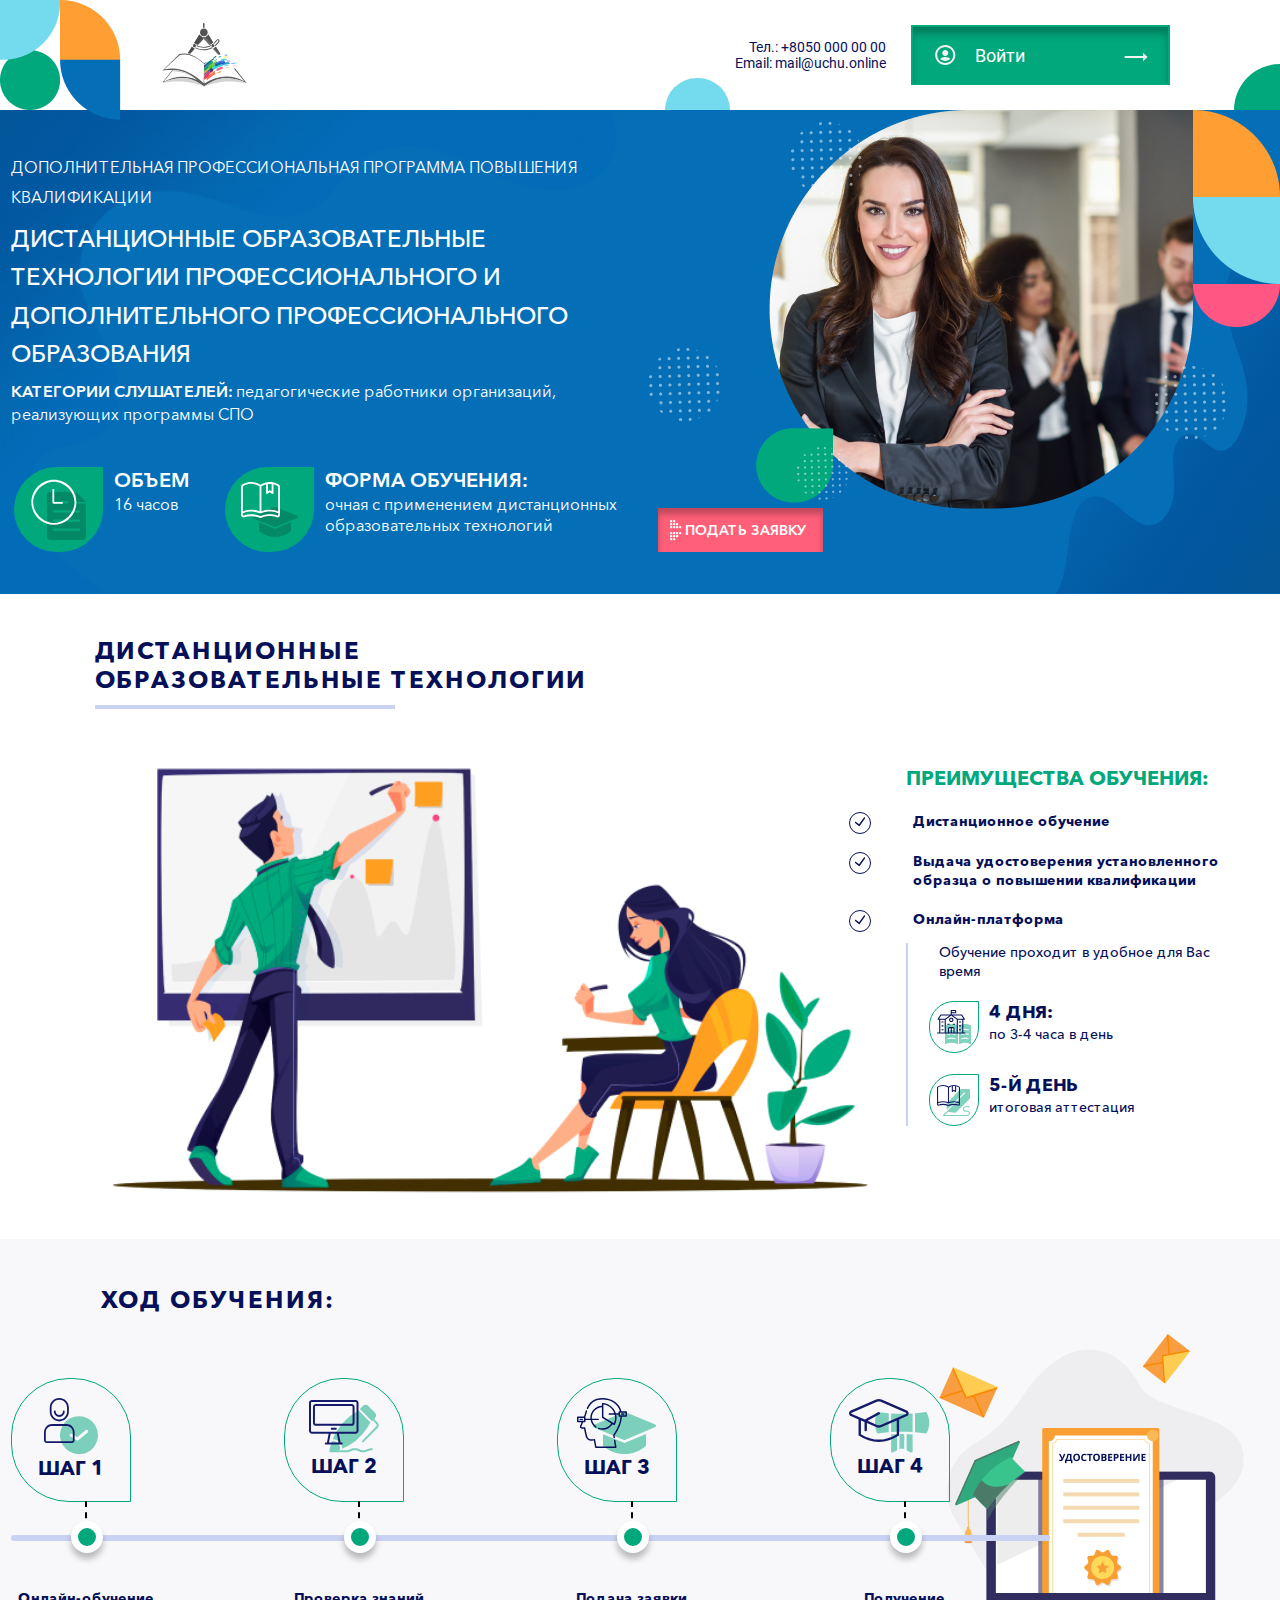
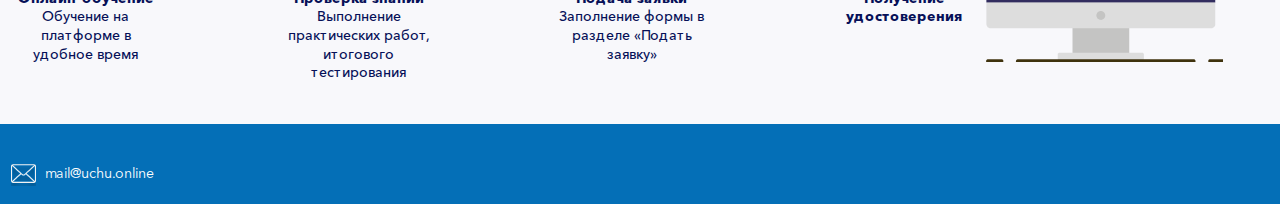
<file: index.html>
<!DOCTYPE html>
<html lang="ru">
<head>
    <meta charset="utf-8"/>
    <meta name="viewport" content="width=device-width, initial-scale=1.0">
    <meta name="keywords" content="обучение, спо"/>
    <meta name="description" content="Обучение по повышению квалификации"/>
    <title>Обучение по повыщению квалификации</title>
    <!-- <link rel="stylesheet" href="css/style.css"/> -->
    <link rel="stylesheet" href="css/bootstrap_5.min.css"/>
    <link rel="stylesheet" href="css/style.css"/>
    <!-- Дата выполнения задания 08.10.2021 -->
</head>
<body>
    <header class="container-fluid">
        <div class="container-xxl">
            <div class="row justify-content-center align-items-center ms-sm-5 px-5 py-4 header-roof">
                <div class="col-sm-2 d-flex justify-content-center justify-content-sm-start">
                    <a class="header-roof__logo" href="/"><img src="img/logo/logo.svg" alt="logo"/></a>
                </div>
                <div class="col-sm-6 p-3 d-flex flex-column justify-content-center align-items-center align-items-sm-end header-roof__contacts">
                    <a href="tel:+80500000000">Тел.: +8050 000 00 00</a>
                    <a href="mailto:mail@uchu.online">Email: mail@uchu.online</a>
                </div>
                <div class="col-sm-3">
                    <a class="header-roof__enter" href="#">
                        <div>Войти</div>
                    </a>
                </div>
            </div>
        </div>
    </header>
    <header class="header-floor">
        <div class="container-xxl header-floor__back">
            <div class="row">
                <div class="col-lg-7 col-xl-">
                    <div class="row me-lg-5 mt-5">
                        <div class="col-lg-12 text-center text-lg-start mb-2 pe-lg-5 header-floor__text-1">
                            Дополнительная профессиональная программа повышения квалификации
                        </div>
                        <div class="col-lg-12 text-center text-lg-start mb-2 pe-lg-5 me-lg-5 header-floor__text-2">
                            ДИСТАНЦИОННЫЕ ОБРАЗОВАТЕЛЬНЫЕ ТЕХНОЛОГИИ ПРОФЕССИОНАЛЬНОГО И ДОПОЛНИТЕЛЬНОГО
                            ПРОФЕССИОНАЛЬНОГО ОБРАЗОВАНИЯ
                        </div>
                        <div class="col-lg-12 text-center text-lg-start mb-3 mb-md-5 pe-lg-5 header-floor__text-3">
                            <span>КАТЕГОРИИ СЛУШАТЕЛЕЙ:</span>
                            педагогические работники организаций, реализующих программы СПО
                        </div>
                    </div>
                </div>
            </div>
            <div class="row align-items-center flex-column flex-md-row">
                <div class="col-8 col-md-6 col-lg-12 mb-3 mb-md-5 mb-lg-0">
                    <div class="header-floor__img d-lg-none">
                        <img src="img/content/woman_elements.png" alt="woman">
                    </div>
                </div>
                <div class="col">
                    <div class="row pb-5 ps-3">
                        <div class="col-sm-4 col-md-12 col-lg-2 d-flex mb-3 mb-lg-0">
                            <div class="row flex-lg-column flex-xl-row justify-content-start">
                                <div class="col d-flex justify-content-center align-items-center mark-1">
                                    <img src="img/icon/svg/head_1_time_clean.svg" alt="Часы">
                                </div>
                                <div class="col">
                                    <div class="header-floor__marks-text-1">Объем</div>
                                    <div class="header-floor__marks-text-2">16 часов</div>
                                </div>
                            </div>
                        </div>
                        <div class="col-sm-8 col-md-12 col-lg-4 col-xl-4 d-flex mb-3 mb-md-5 mb-lg-0">
                            <div class="row flex-lg-column flex-xl-row">
                                <div class="col d-flex justify-content-center align-items-center mark-1">
                                    <img src="img/icon/svg/head_1_book_clean.svg" alt="Книга">
                                </div>
                                <div class="col">
                                    <div class="header-floor__marks-text-1">Форма обучения:</div>
                                    <div class="header-floor__marks-text-2">очная с применением дистанционных образовательных технологий</div>
                                </div>
                            </div>
                        </div>
                        <div class="col-lg-5 d-flex align-items-end justify-content-center justify-content-xl-start">
                            <a class="d-flex align-items-center justify-content-center header-floor__btm" href="#">
                                <div>ПОДАТЬ ЗАЯВКУ</div>
                            </a>
                        </div>
                    </div>
                </div>
            </div>
        </div>
    </header>
    <main>
        <section class="container-xxl">
            <div class="ms-xl-5 ps-xl-5 mt-5 section-1__main-title">Дистанционные образовательные технологии</div>
            <div class="row ms-xl-5 ps-xl-5 section-1__parts">
                <div class="col-xl-8 mb-5 section-1__part-1">
                    <img src="img/content/people_work.png" alt="Люди за учебой">
                </div>
                <div class="col col-xl-4 ms-md-5 ms-xl-0 ps-md-5 ps-xl-0 pe-md-5 d-flex flex-column flex-md-row flex-xl-column justify-content-center align-items-center align-items-md-start">
                    <div class="row justify-content-center justify-content-md-start">
                        <div class="col-8 col-md-12">
                            <div class="row flex-column">
                                <div class="col ms-4 mb-4 section-1__part-2-title-1">ПРЕИМУЩЕСТВА ОБУЧЕНИЯ:</div>
                                <div class="col">
                                    <ul class=" row flex-column section-1__part-2-list-1">
                                        <li class="col mb-4">Дистанционное обучение</li>
                                        <li class="col mb-4">Выдача удостоверения установленного образца о повышении квалификации</li>
                                        <li class="col">Онлайн-платформа</li>
                                    </ul>
                                </div>
                            </div>
                        </div>
                    </div>
                    <div class="row mb-5 justify-content-center justify-content-md-start">
                        <div class="col-8 col-md-12">
                            <div class="row ms-4 ps-4 flex-column section-1__part-2-list-2">
                                <div class="col mb-4 section-1__part-2-title-2">Обучение проходит в удобное для Вас время</div>
                                <div class="col">
                                    <div class="row flex-column marks-2">
                                        <div class="col">
                                            <div class="row mb-4">
                                                <div class="col d-flex justify-content-center align-items-center mark-2">
                                                    <img src="img/icon/svg/sect_1_house_clean.svg" alt="Учеба">
                                                </div>
                                                <div class="col">
                                                    <div class="row flex-column section-1__marks-title">
                                                        <div class="col section-1__marks-text-1">4 дня:</div>
                                                        <div class="col section-1__marks-text-2">по 3-4 часа в день</div>
                                                    </div>
                                                </div>
                                            </div>
                                        </div>
                                        <div class="col">
                                            <div class="row">
                                                <div class="col d-flex justify-content-center align-items-center mark-2">
                                                    <img src="img/icon/svg/sect_1_book_clean.svg" alt="Аттестация">
                                                </div>
                                                <div class="col">
                                                    <div class="row flex-column section-1__marks-title">
                                                        <div class=" col section-1__marks-text-1">5-й день</div>
                                                        <div class="col section-1__marks-text-2">итоговая аттестация</div>
                                                    </div>
                                                </div>
                                            </div>
                                        </div>
                                    </div>
                                </div>
                            </div>
                        </div>
                    </div>
                </div>
            </div>
        </section>
        <section>
            <div class="container-xxl section-2__back">
                <div>
                    <div class="section-2__main-title">ХОД ОБУЧЕНИЯ:</div>
                    <div class="marks-3">
                        <div class="marks-3__pieces">
                            <div class="wrapper__mark-3">
                                <div class="mark-3">
                                    <img src="img/icon/svg/sect_2_check.svg" alt="Заявка">
                                    <span>ШАГ 1</span>
                                </div>
                            </div>
                            <div class="wrapper__mark-3">
                                <div class="mark-3">
                                    <img src="img/icon/svg/sect_2_education.svg" alt="">
                                    <span>ШАГ 2</span>
                                </div>
                            </div>
                            <div class="wrapper__mark-3">
                                <div class="mark-3">
                                    <img src="img/icon/svg/sect_2_examination.svg" alt="">
                                    <span>ШАГ 3</span>
                                </div>
                            </div>
                            <div class="wrapper__mark-3">
                                <div class="mark-3">
                                    <img src="img/icon/svg/sect_2_getting.svg" alt="">
                                    <span>ШАГ 4</span>
                                </div>
                            </div>
                        </div>
                        <div class="marks-3__titles">
                            <div class="section-2__marks-title">
                                <div class="section-2__marks-text-1">Онлайн-обучение</div>
                                <div class="section-2__marks-text-2">Обучение на платформе в удобное время</div>
                            </div>
                            <div class="section-2__marks-title">
                                <div class="section-2__marks-text-1">Проверка знаний</div>
                                <div class="section-2__marks-text-2">
                                    Выполнение практических работ, итогового тестирования
                                </div>
                            </div>
                            <div class="section-2__marks-title">
                                <div class="section-2__marks-text-1">Подача заявки</div>
                                <div class="section-2__marks-text-2">
                                    Заполнение формы в разделе «Подать заявку»
                                </div>
                            </div>
                            <div class="section-2__marks-title">
                                <div class="section-2__marks-text-1">Получение удостоверения</div>
                            </div>
                        </div>
                    </div>
                </div>
            </div>
        </section>
    </main>
    <footer class="footer">
        <div class="container-xxl">
            <div class="footer__row">
                <div class="footer__text">
                    <a href="mailto:mail@uchu.online">mail@uchu.online</a>
                </div>
            </div>
        </div>
    </footer>
</body>
</html>
</file>
<file: css/style.css>
/*Обнуление*/

* {
    padding: 0;
    margin: 0;
    border: 0;
}

*, *:before, *:after {
    -moz-box-sizing: border-box;
    -webkit-box-sizing: border-box;
    box-sizing: border-box;
}

:focus, :active {
    outline: none;
}

a:focus, a:active {
    outline: none;
}

nav, footer, header, aside {
    display: block;
}

html, body {
    height: 100%;
    width: 100%;
    font-size: 100%;
    line-height: 1;
    font-size: 14px;
    -ms-text-size-adjust: 100%;
    -moz-text-size-adjust: 100%;
    -webkit-text-size-adjust: 100%;
}

input, button, textarea {
    font-family: inherit;
}

input::-ms-clear {
    display: none;
}

button {
    cursor: pointer;
}

button::-moz-focus-inner {
    padding: 0;
    border: 0;
}

a, a:visited {
    text-decoration: none;
}

a:hover {
    text-decoration: none;
}

ul li {
    list-style: none;
}

img {
    vertical-align: top;
}

h1, h2, h3, h4, h5, h6 {
    font-size: inherit;
    font-weight: 400;
}

/*---------Шрифты-----------*/

@font-face {
    font-family: 'Roboto';
    font-style: normal;
    font-weight: 400;
    src: url('../fonts/Roboto-Regular.ttf');
}

@font-face {
    font-family: 'Roboto';
    font-style: normal;
    font-weight: 300;
    src: url('../fonts/Roboto-Light.ttf');
}

@font-face {
    font-family: 'Avenir Next';
    font-style: normal;
    font-weight: 700;
    src: url('../fonts/AvenirNextCyr-Bold.ttf');
}

@font-face {
    font-family: 'Avenir Next';
    font-style: normal;
    font-weight: 600;
    src: url('../fonts/AvenirNextCyr-Demi.ttf');
}

@font-face {
    font-family: 'Avenir Next';
    font-style: normal;
    font-weight: 500;
    src: url('../fonts/AvenirNextCyr-Medium.ttf');
}

@font-face {
    font-family: 'Avenir Next';
    font-style: normal;
    font-weight: 400;
    src: url('../fonts/AvenirNextCyr-Regular.ttf');
}

/*________header-roof_______*/

.header-roof {
    min-height: 110px;
}

.header-roof__contacts {
    position: relative;
}

.header-roof__contacts::before {
    content: '';
    width: 65px;
    height: 32px;
    background: #74DBEE;
    border-radius: 65px 65px 0 0;
    position: absolute;
    right: 170px;
    bottom: -25px;
}

@media (max-width: 650px) {
    .header-roof__contacts::before {
        content: none;
    }
}

.header-roof__contacts a {
    font-family: 'Roboto', sans-serif;
    font-style: normal;
    font-weight: 400;
    font-size: 14px;
    line-height: 16px;
    color: #061058;
}

.header-roof__enter {
    height: 60px;
    background: linear-gradient(0deg, #00A87C, #00A87C), linear-gradient(180deg, #EBECF0 0%, rgba(235, 236, 240, 0) 100%);
    border: 2px solid #00A87C;
    box-shadow: inset 0 7px 7px rgba(0, 0, 0, 0.25);
    display: flex;
    align-items: center;
    font-family: 'Roboto', sans-serif;
    font-style: normal;
    font-weight: 400;
    font-size: 18px;
    line-height: 21px;
    color: #FFFFFF;
    position: relative;
}

.header-roof__enter div {
    padding-left: 62px;
    text-align: center;
}

@media (max-width: 726px) {
    .header-roof__enter div {
        display: none;
    }
}

@media (max-width: 575px) {
    .header-roof__enter div {
        display: initial;
    }
}

.header-roof__enter::before {
    content: url(../img/icon/svg/header_enter.svg);
    position: absolute;
    left: 22px;
    top: 18px;
}

@media (max-width: 726px) {
    .header-roof__enter::before {
        left: 38%;
        top: 33%;
    }
}

@media (max-width: 575px) {
    .header-roof__enter::before {
        left: 22px;
        top: 18px;
    }
}

.header-roof__enter::after {
    content: url(../img/icon/svg/header_enter_arrow.svg);
    position: absolute;
    right: 20px;
}

@media (max-width: 900px) {
    .header-roof__enter::after {
        display: none;
    }
}

@media (max-width: 575px) {
    .header-roof__enter::after {
        display: initial;
    }
}

.header-roof__enter:hover {
    box-shadow: 3px 3px 3px 3px rgba(0, 0, 0, 0.2);
    color: white;
}

/*________header-floor_______*/

.header-floor {
    background: url(../img/background/left.png) 0 0/contain no-repeat, url(../img/background/right.png) right bottom no-repeat, #046FB7;
}

.header-floor__back {
    min-height: 407px;
    background: url(../img/content/woman_smoke_figures.png) top right no-repeat;
    position: relative;
}

@media (max-width: 992px) {
    .header-floor__back {
        background: none
    }
}

.header-floor__back::after {
    content: '';
    width: 46px;
    height: 46px;
    background: #00A87C;
    border-radius: 46px 0 0 0;
    position: absolute;
    right: 0;
    top: -46px;
}

@media (max-width: 350px) {
    .header-floor__back::after {
        border-radius: 0 0 0 46px;
        top: -226px
    }
}

.header-floor__back::before {
    content: url(../img/header/symbol_1.png);
    position: absolute;
    left: 0;
    top: -110px;
}

@media (max-width: 575px) {
    .header-floor__back::before {
        content: '';
        width: 60px;
        height: 60px;
        background: #74DBEE;
        border-radius: 0 0 60px 0;
        top: -226px;
    }
}

.header-floor__text-1 {
    font-family: 'Avenir Next', sans-serif;
    font-weight: 400;
    text-transform: uppercase;
    font-size: 16px;
    line-height: 1.9em;
    color: #FFFFFF;
}

.header-floor__text-2 {
    font-family: 'Avenir Next', sans-serif;
    font-weight: 500;
    font-size: 24px;
    line-height: 1.6em;
    color: #FFFFFF;
}

.header-floor__text-3 {
    font-family: 'Avenir Next', sans-serif;
    font-style: normal;
    font-weight: 400;
    font-size: 16px;
    line-height: 140%;
    color: #FFFFFF;
}

.header-floor__text-3 span {
    font-weight: 600;
}

.mark-1 {
    min-width: 89px;
    max-width: 89px;
    min-height: 85px;
    max-height: 85px;
    background: #00A87C;
    border-radius: 58px 0 58px 58px;
}

.header-floor__marks-text-1 {
    font-family: 'Avenir Next', sans-serif;
    font-style: normal;
    font-weight: 600;
    font-size: 20px;
    line-height: 133.5%;
    text-transform: uppercase;
    color: #FFFFFF;
}

.header-floor__marks-text-2 {
    font-family: 'Avenir Next', sans-serif;
    font-style: normal;
    font-weight: 400;
    font-size: 16px;
    line-height: 133.5%;
    color: #FFFFFF;
}

.header-floor__btm {
    min-width: 165px;
    min-height: 44px;
    background: #FF5F79;
    font-family: 'Avenir Next', sans-serif;
    font-style: normal;
    font-weight: 600;
    font-size: 14px;
    line-height: 17px;
    color: #FFFFFF;
    box-shadow: inset 0 6px 6px rgba(0, 0, 0, 0.25);
}

.header-floor__btm div {
    margin-left: 10px;
    position: relative;
}

.header-floor__btm div::before {
    content: url(../img/icon/svg/head_1_arrow.svg);
    position: absolute;
    left: -15px;
    top: -2px;
}

.header-floor__btm:hover {
    box-shadow: 3px 3px 3px 3px rgba(0, 0, 0, 0.2);
    color: white;
}

.header-floor__img img {
    width: 100%;
}

/*__________section-1___________*/

.section-1__main-title {
    max-width: 600px;
    height: 100%;
    font-family: 'Avenir Next', sans-serif;
    font-style: normal;
    font-weight: 700;
    font-size: 24px;
    line-height: 29px;
    letter-spacing: 0.08em;
    text-transform: uppercase;
    color: #061058;
    position: relative;
}

@media (max-width: 1199px) {
    .section-1__main-title {
        text-align: center;
        display: flex;
        justify-content: center;
        max-width: 100%;
    }
}

.section-1__main-title::before {
    content: '';
    border-top: 4px solid #C9D2F3;
    position: absolute;
    width: 300px;
    bottom: -15px;
}

.section-1__part-1 img {
    width: 100%;
}

.section-1__part-2-title-1 {
    font-family: 'Avenir Next', sans-serif;
    font-style: normal;
    font-weight: 700;
    font-size: 20px;
    line-height: 133.5%;
    color: #00A87C;
    /* padding-top: 30px; */
}

.section-1__part-2-list-1 li {
    font-family: 'Avenir Next', sans-serif;
    font-style: normal;
    font-weight: 700;
    font-size: 14px;
    line-height: 133.5%;
    color: #061058;
    position: relative;
}

.section-1__part-2-list-1 li::before {
    content: url(../img/icon/svg/sect_1_check_clean.svg);
    position: absolute;
    left: -53px;
    width: 22px;
    height: 22px;
    border-radius: 50%;
    border: 1.5px solid #061058;
    text-align: center;
}

@media (max-width: 1199px) {
    .section-1__part-2-list-1 li::before {
        left: -30px;
    }
}

.section-1__part-2-list-2 {
    border-left: 2px solid #C9D2F3;
}

.section-1__part-2-title-2 {
    font-family: 'Avenir Next', sans-serif;
    font-style: normal;
    font-weight: 500;
    font-size: 14px;
    line-height: 133.5%;
    color: #061058;
}

.mark-2 {
    min-width: 50px;
    max-width: 50px;
    min-height: 52px;
    max-height: 52px;
    border: 1px solid #00A87C;
    border-radius: 55px 0 55px 55px;
}

.section-1__marks-text-1 {
    font-family: 'Avenir Next', sans-serif;
    font-style: normal;
    font-weight: 700;
    font-size: 18px;
    line-height: 133.5%;
    text-transform: uppercase;
    color: #061058;
}

.section-1__marks-text-2 {
    font-family: 'Avenir Next', sans-serif;
    font-style: normal;
    font-weight: 500;
    font-size: 14px;
    line-height: 133.5%;
    color: #061058;
}

/*__________section-2___________*/

.section-2__back {
    min-height: 485px;
    background: #F8F8FB url(../img/content/certificate.png) 90% 50% no-repeat;
}

@media (max-width: 1300px) {
    .section-2__back {
        background: #F8F8FB url(../img/content/certificate.png) 100% 50% no-repeat;
    }
}

@media (max-width: 930px) {
    .section-2__back {
        min-height: 1070px;
        background: #F8F8FB url(../img/content/certificate.png) bottom no-repeat;
    }
}

.section-2__main-title {
    font-family: 'Avenir Next', sans-serif;
    font-style: normal;
    font-weight: 700;
    font-size: 24px;
    line-height: 29px;
    letter-spacing: 0.08em;
    text-transform: uppercase;
    color: #061058;
    margin: 0 0 64px 90px;
    padding: 46px 0 0 0;
}

@media (max-width: 930px) {
    .section-2__main-title {
        margin: 0 0 64px 0;
        text-align: center;
    }
}

.marks-3 {
    margin-right: 270px;
}

@media (max-width: 1300px) {
    .marks-3 {
        margin-right: 220px;
    }
}

@media (max-width: 930px) {
    .marks-3 {
        display: flex;
        justify-content: center;
        margin-right: 0;
        margin-left: 20px;
    }
}

@media (max-width: 360px) {
    .marks-3 {
        margin-left: 0;
    }
}

.marks-3__pieces {
    display: flex;
    justify-content: space-between;
    border-bottom: 4px solid #C9D2F3;
    border-radius: 3px;
}

@media (max-width: 930px) {
    .marks-3__pieces {
        flex-direction: column;
        justify-content: center;
        align-items: center;
        border-bottom: 0;
        border-right: 4px solid #C9D2F3;
        border-radius: 3px;
    }
}

.wrapper__mark-3 {
    max-width: 150px;
    flex: 1 1 auto;
}

.wrapper__mark-3:first-child {
    margin: 0 0 0 80px;
}

@media (max-width: 1300px) {
    .wrapper__mark-3:first-child {
        margin: 0 0 0 0;
    }
}

.wrapper__mark-3:last-child {
    margin: 0 80px 0 0;
}

@media (max-width: 1300px) {
    .wrapper__mark-3:last-child {
        margin: 0 70px 0 0;
    }
}

@media (max-width: 930px) {
    .wrapper__mark-3:last-child {
        margin: 0 0 60px 0;
    }
}

.marks-3__titles {
    display: flex;
    justify-content: space-between;
    border-top: 4px solid #C9D2F3;
    border-radius: 3px;
    margin-top: -6px;
}

@media (max-width: 930px) {
    .marks-3__titles {
        flex-direction: column;
        justify-content: space-around;
        align-items: center;
        border-top: 0;
        border-left: 4px solid #C9D2F3;
        border-radius: 3px;
        margin-top: 0;
        margin-left: -6px;
        padding-left: 10px;
    }
}

.mark-3 {
    max-width: 120px;
    min-width: 120px;
    height: 124px;
    border: 1px solid #00A87C;
    box-sizing: border-box;
    border-radius: 58px 58px 0 58px;
    display: flex;
    flex-direction: column;
    align-items: center;
    justify-content: center;
    margin: 0 0 35px 0;
    position: relative;
}

@media (max-width: 930px) {
    .mark-3 {
        border-radius: 58px 0 58px 58px;
        margin: 18px 30px 18px 0;
    }
}

.mark-3::before {
    content: '';
    border-right: 2px dashed #000000;
    position: absolute;
    height: 40px;
    left: 73px;
    bottom: -40px;
    z-index: 1;
}

@media (max-width: 930px) {
    .mark-3::before {
        left: 120px;
        bottom: auto;
        height: 0;
        width: 12px;
        border-top: 2px dashed #000000;
    }
}

.mark-3::after {
    content: '';
    position: absolute;
    width: 32px;
    height: 32px;
    background-color: #00A87C;
    border: 7px solid #FFFFFF;
    border-radius: 50%;
    box-shadow: 0 6px 6px rgba(0, 0, 0, 0.25);
    left: 50%;
    bottom: -52px;
    z-index: 2;
}

@media (max-width: 930px) {
    .mark-3::after {
        left: 134px;
        bottom: auto;
    }
}

.mark-3 span {
    font-family: 'Avenir Next', sans-serif;
    font-style: normal;
    font-weight: 700;
    font-size: 20px;
    line-height: 133.5%;
    text-align: center;
    text-transform: uppercase;
    color: #061058;
}

.section-2__marks-title {
    max-width: 150px;
    padding: 50px 0 0 0;
    margin-right: 10px;
}

@media (max-width: 930px) {
    .section-2__marks-title {
        padding: 0 0 0 0;
        height: 160px;
        display: flex;
        flex-direction: column;
        justify-content: center;
    }
}

.section-2__marks-title:first-child {
    margin: 0 0 0 80px;
}

@media (max-width: 1300px) {
    .section-2__marks-title:first-child {
        margin: 0 10px 0 0;
    }
}

.section-2__marks-title:last-child {
    margin: 0 80px 0 0;
}

@media (max-width: 1300px) {
    .section-2__marks-title:last-child {
        margin: 0 70px 0 0;
    }
}

@media (max-width: 930px) {
    .section-2__marks-title:last-child {
        margin: 0 0 60px 0;
    }
}

.section-2__marks-text-1 {
    font-family: 'Avenir Next', sans-serif;
    font-style: normal;
    font-weight: 700;
    font-size: 14px;
    line-height: 133.5%;
    text-align: center;
    color: #061058;
}

.section-2__marks-text-2 {
    font-family: 'Avenir Next', sans-serif;
    font-style: normal;
    font-weight: 500;
    font-size: 14px;
    line-height: 133.5%;
    text-align: center;
    color: #061058;
}

@media (max-width: 930px) {
    .section-2__marks-text-2 {
        max-width: 120px;
    }
}

/*__________footer___________*/

.footer {
    background-color: #046FB7;
}

.footer__row {
    height: 80px;
    display: flex;
    align-items: flex-end;
}

.footer__text {
    padding-bottom: 21px;
}

.footer__text a {
    position: relative;
    font-family: 'Avenir Next', sans-serif;
    font-style: normal;
    font-weight: 400;
    font-size: 14px;
    line-height: 19px;
    color: #FFFFFF;
    padding-left: 34px;
}

.footer__text a::before {
    content: url(../img/icon/svg/foot_1_mail.svg);
    position: absolute;
    left: 0;
}
</file>
